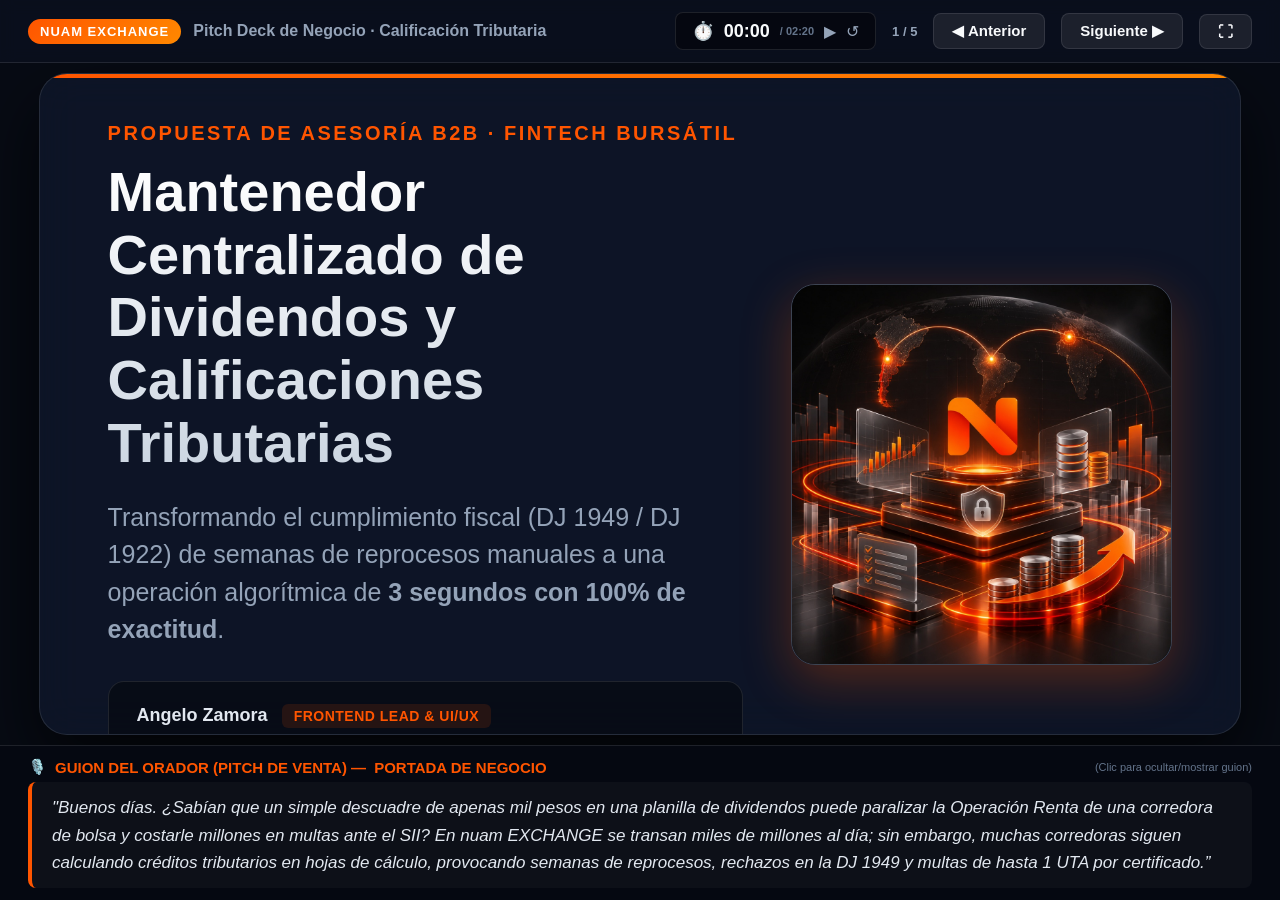
<file: docs/presentacion_pitch_nuam.html>
<!DOCTYPE html>
<html lang="es">
<head>
  <meta charset="UTF-8">
  <meta name="viewport" content="width=device-width, initial-scale=1.0">
  <title>Pitch Deck — nuam EXCHANGE GROUP</title>
  <style>
    :root {
      --bg-dark: #070b14;
      --card-bg: rgba(15, 23, 42, 0.85);
      --card-border: rgba(255, 255, 255, 0.1);
      --accent-orange: #ff5500;
      --accent-gradient: linear-gradient(135deg, #ff5500, #ff8800);
      --accent-blue: #38bdf8;
      --text-main: #f8fafc;
      --text-muted: #94a3b8;
      --success: #10b981;
      --danger: #ef4444;
      --warning: #f59e0b;
    }

    * {
      box-sizing: border-box;
      margin: 0;
      padding: 0;
      font-family: -apple-system, BlinkMacSystemFont, "Segoe UI", Roboto, "Helvetica Neue", sans-serif;
    }

    body {
      background-color: var(--bg-dark);
      color: var(--text-main);
      overflow: hidden;
      height: 100vh;
      width: 100vw;
      display: flex;
      flex-direction: column;
    }

    /* Top Control Bar */
    .top-bar {
      display: flex;
      justify-content: space-between;
      align-items: center;
      padding: 12px 28px;
      background: rgba(10, 15, 29, 0.9);
      border-bottom: 1px solid var(--card-border);
      z-index: 100;
      backdrop-filter: blur(8px);
    }

    .brand-group {
      display: flex;
      align-items: center;
      gap: 12px;
    }

    .brand-badge {
      background: var(--accent-gradient);
      color: #fff;
      font-size: 13px;
      font-weight: 800;
      padding: 5px 12px;
      border-radius: 999px;
      letter-spacing: 1px;
      text-transform: uppercase;
    }

    .deck-title {
      font-size: 16px;
      font-weight: 600;
      color: var(--text-muted);
    }

    .controls-group {
      display: flex;
      align-items: center;
      gap: 16px;
    }

    .timer-display {
      font-family: monospace;
      font-size: 18px;
      font-weight: 700;
      background: rgba(0, 0, 0, 0.4);
      padding: 7px 16px;
      border-radius: 8px;
      border: 1px solid var(--card-border);
      display: flex;
      align-items: center;
      gap: 10px;
    }

    .timer-btn {
      background: none;
      border: none;
      color: var(--text-muted);
      cursor: pointer;
      font-size: 16px;
      transition: color 0.2s;
    }

    .timer-btn:hover {
      color: var(--text-main);
    }

    .nav-btn {
      background: rgba(255, 255, 255, 0.08);
      border: 1px solid var(--card-border);
      color: var(--text-main);
      padding: 8px 18px;
      border-radius: 8px;
      cursor: pointer;
      font-size: 15px;
      font-weight: 700;
      display: flex;
      align-items: center;
      gap: 8px;
      transition: all 0.2s;
    }

    .nav-btn:hover {
      background: rgba(255, 255, 255, 0.16);
      border-color: var(--accent-orange);
    }

    /* Slides Container */
    .slides-viewport {
      flex: 1;
      position: relative;
      display: flex;
      justify-content: center;
      align-items: center;
      padding: 10px 20px;
      overflow: hidden;
    }

    .slide {
      position: absolute;
      top: 0;
      left: 0;
      width: 100%;
      height: 100%;
      display: flex;
      flex-direction: column;
      justify-content: center;
      align-items: center;
      padding: 10px 20px;
      opacity: 0;
      visibility: hidden;
      transform: translateX(60px) scale(0.97);
      transition: opacity 0.4s ease, transform 0.4s ease, visibility 0.4s;
    }

    .slide.active {
      opacity: 1;
      visibility: visible;
      transform: translateX(0) scale(1);
    }

    .slide.prev {
      opacity: 0;
      visibility: hidden;
      transform: translateX(-60px) scale(0.97);
    }

    /* Common Card Styling - Expansive Widescreen 16:9 Presentation */
    .pitch-card {
      background: var(--card-bg);
      border: 1px solid var(--card-border);
      border-radius: 28px;
      padding: 48px 68px;
      max-width: 1750px;
      width: 97%;
      max-height: calc(100vh - 125px);
      overflow-y: auto;
      box-shadow: 0 30px 70px rgba(0, 0, 0, 0.7);
      backdrop-filter: blur(20px);
      position: relative;
    }

    .pitch-card::before {
      content: "";
      position: absolute;
      top: 0;
      left: 0;
      right: 0;
      height: 4px;
      background: var(--accent-gradient);
    }

    /* Common Slide Typography */
    .slide-heading {
      font-size: 50px;
      font-weight: 900;
      line-height: 1.15;
      margin-bottom: 14px;
      background: linear-gradient(180deg, #ffffff 0%, #e2e8f0 100%);
      -webkit-background-clip: text;
      -webkit-text-fill-color: transparent;
    }

    .slide-lead {
      color: var(--text-muted);
      font-size: 24px;
      line-height: 1.45;
      margin-bottom: 24px;
    }

    /* Slide 1: Portada */
    .slide-portada {
      display: grid;
      grid-template-columns: 1.25fr 0.75fr;
      gap: 48px;
      align-items: center;
    }

    .hero-tagline {
      font-size: 20px;
      font-weight: 800;
      text-transform: uppercase;
      letter-spacing: 2.5px;
      color: var(--accent-orange);
      margin-bottom: 16px;
      display: inline-block;
    }

    .hero-title {
      font-size: 56px;
      font-weight: 900;
      line-height: 1.12;
      margin-bottom: 24px;
      background: linear-gradient(180deg, #ffffff 0%, #cbd5e1 100%);
      -webkit-background-clip: text;
      -webkit-text-fill-color: transparent;
    }

    .hero-subtitle {
      font-size: 25px;
      color: var(--text-muted);
      line-height: 1.5;
      margin-bottom: 32px;
    }

    .team-badge-box {
      display: flex;
      flex-direction: column;
      gap: 14px;
      background: rgba(0, 0, 0, 0.4);
      padding: 22px 28px;
      border-radius: 16px;
      border: 1px solid rgba(255, 255, 255, 0.1);
    }

    .team-member {
      font-size: 18px;
      color: #e2e8f0;
      display: flex;
      align-items: center;
      gap: 14px;
    }

    .member-role {
      color: var(--accent-orange);
      font-weight: 700;
      font-size: 14px;
      text-transform: uppercase;
      background: rgba(255, 85, 0, 0.12);
      padding: 4px 12px;
      border-radius: 6px;
      letter-spacing: 0.5px;
    }

    .hero-image-wrap {
      display: flex;
      justify-content: center;
      align-items: center;
      position: relative;
    }

    .hero-3d-img {
      max-width: 100%;
      max-height: 520px;
      border-radius: 24px;
      box-shadow: 0 15px 50px rgba(255, 85, 0, 0.3);
      border: 1px solid rgba(255, 255, 255, 0.2);
      object-fit: cover;
    }

    /* Slide 2: Problema */
    .split-grid {
      display: grid;
      grid-template-columns: 1fr 1fr;
      gap: 36px;
      margin-top: 26px;
    }

    .box-bad {
      background: rgba(239, 68, 68, 0.08);
      border: 1px solid rgba(239, 68, 68, 0.28);
      border-radius: 18px;
      padding: 34px 38px;
    }

    .box-bad-title {
      color: #f87171;
      font-size: 26px;
      font-weight: 800;
      margin-bottom: 20px;
      display: flex;
      align-items: center;
      gap: 12px;
    }

    .box-good {
      background: rgba(16, 185, 129, 0.08);
      border: 1px solid rgba(16, 185, 129, 0.28);
      border-radius: 18px;
      padding: 34px 38px;
    }

    .box-good-title {
      color: #34d399;
      font-size: 26px;
      font-weight: 800;
      margin-bottom: 20px;
      display: flex;
      align-items: center;
      gap: 12px;
    }

    .bullet-list {
      list-style: none;
      display: flex;
      flex-direction: column;
      gap: 18px;
      font-size: 20px;
      color: #cbd5e1;
      line-height: 1.5;
    }

    .bullet-list li {
      display: flex;
      align-items: flex-start;
      gap: 12px;
    }

    /* Slide 3: Solucion */
    .pillars-grid {
      display: grid;
      grid-template-columns: repeat(3, 1fr);
      gap: 28px;
      margin-top: 30px;
    }

    .pillar-card {
      background: rgba(255, 255, 255, 0.04);
      border: 1px solid rgba(255, 255, 255, 0.09);
      border-radius: 18px;
      padding: 32px 28px;
      display: flex;
      flex-direction: column;
      gap: 16px;
      transition: transform 0.2s, border-color 0.2s;
    }

    .pillar-card:hover {
      transform: translateY(-4px);
      border-color: var(--accent-orange);
    }

    .pillar-icon {
      font-size: 46px;
    }

    .pillar-title {
      font-size: 25px;
      font-weight: 800;
      color: #fff;
    }

    .pillar-desc {
      font-size: 18px;
      color: var(--text-muted);
      line-height: 1.5;
    }

    /* Slide 4: Métricas */
    .metrics-grid {
      display: grid;
      grid-template-columns: repeat(4, 1fr);
      gap: 28px;
      margin-top: 36px;
      margin-bottom: 34px;
    }

    .metric-box {
      background: rgba(0, 0, 0, 0.4);
      border: 1px solid var(--card-border);
      border-radius: 18px;
      padding: 36px 24px;
      text-align: center;
    }

    .metric-value {
      font-size: 80px;
      font-weight: 900;
      line-height: 1;
      margin-bottom: 12px;
      background: var(--accent-gradient);
      -webkit-background-clip: text;
      -webkit-text-fill-color: transparent;
      font-family: monospace;
    }

    .metric-label {
      font-size: 17px;
      text-transform: uppercase;
      font-weight: 800;
      letter-spacing: 1px;
      color: var(--text-muted);
    }

    .security-badges {
      display: flex;
      justify-content: center;
      gap: 18px;
      flex-wrap: wrap;
    }

    .sec-badge {
      background: rgba(56, 189, 248, 0.12);
      border: 1px solid rgba(56, 189, 248, 0.35);
      color: #7dd3fc;
      font-size: 18px;
      font-weight: 700;
      padding: 12px 24px;
      border-radius: 999px;
    }

    /* Slide 5: Demo Pase */
    .demo-steps-grid {
      display: grid;
      grid-template-columns: repeat(4, 1fr);
      gap: 24px;
      margin-top: 36px;
      margin-bottom: 38px;
    }

    .demo-step-card {
      background: rgba(255, 255, 255, 0.04);
      border: 1px solid rgba(255, 255, 255, 0.09);
      border-radius: 16px;
      padding: 28px 22px;
      text-align: center;
    }

    .step-num {
      width: 44px;
      height: 44px;
      border-radius: 50%;
      background: var(--accent-gradient);
      color: #fff;
      display: flex;
      align-items: center;
      justify-content: center;
      font-weight: 800;
      font-size: 20px;
      margin: 0 auto 14px auto;
    }

    .step-name {
      font-size: 22px;
      font-weight: 800;
      margin-bottom: 10px;
      color: #fff;
    }

    .step-desc {
      font-size: 16px;
      color: var(--text-muted);
      line-height: 1.45;
    }

    .cta-btn {
      display: inline-flex;
      align-items: center;
      gap: 14px;
      background: var(--accent-gradient);
      color: #fff;
      text-decoration: none;
      font-size: 24px;
      font-weight: 900;
      padding: 20px 48px;
      border-radius: 16px;
      box-shadow: 0 12px 35px rgba(255, 85, 0, 0.5);
      transition: all 0.2s;
    }

    .cta-btn:hover {
      transform: scale(1.03);
      box-shadow: 0 16px 45px rgba(255, 85, 0, 0.7);
    }

    /* Bottom Speaker Notes Drawer */
    .speaker-drawer {
      background: #050811;
      border-top: 1px solid var(--card-border);
      padding: 12px 28px;
      display: flex;
      flex-direction: column;
      gap: 6px;
      z-index: 90;
      max-height: 185px;
      transition: max-height 0.3s ease;
    }

    .speaker-drawer.collapsed {
      max-height: 38px;
      overflow: hidden;
    }

    .drawer-header {
      display: flex;
      justify-content: space-between;
      align-items: center;
      cursor: pointer;
    }

    .drawer-title {
      font-size: 15px;
      font-weight: 800;
      color: var(--accent-orange);
      text-transform: uppercase;
      display: flex;
      align-items: center;
      gap: 8px;
    }

    .speaker-text {
      font-size: 17px;
      color: #e2e8f0;
      line-height: 1.6;
      font-style: italic;
      background: rgba(255, 255, 255, 0.03);
      padding: 12px 20px;
      border-radius: 8px;
      border-left: 4px solid var(--accent-orange);
    }

    /* Print View */
    @media print {
      body {
        overflow: visible;
        height: auto;
        background: #000;
      }
      .top-bar, .speaker-drawer {
        display: none !important;
      }
      .slides-viewport {
        display: block;
        padding: 0;
      }
      .slide {
        position: relative !important;
        opacity: 1 !important;
        visibility: visible !important;
        transform: none !important;
        page-break-after: always;
        height: 100vh;
        width: 100vw;
        padding: 20px;
      }
    }
  </style>
</head>
<body>

  <!-- Top Navigation & Timer Bar -->
  <header class="top-bar">
    <div class="brand-group">
      <span class="brand-badge">nuam EXCHANGE</span>
      <span class="deck-title">Pitch Deck de Negocio · Calificación Tributaria</span>
    </div>

    <div class="controls-group">
      <!-- Live Pitch Timer (Goal: 2:20) -->
      <div class="timer-display" title="Cronómetro oficial del Pitch (Meta: 2m 20s)">
        <span>⏱️</span>
        <span id="timerText">00:00</span>
        <span style="font-size: 11px; color: #64748b;">/ 02:20</span>
        <button class="timer-btn" id="startTimerBtn" title="Iniciar/Pausar">▶</button>
        <button class="timer-btn" id="resetTimerBtn" title="Reiniciar">↺</button>
      </div>

      <!-- Slide Navigation -->
      <span id="slideIndicator" style="font-size: 13px; font-weight: 700; color: #94a3b8;">1 / 5</span>
      <button class="nav-btn" id="prevBtn" title="Anterior (Flecha Izquierda)">◀ Anterior</button>
      <button class="nav-btn" id="nextBtn" title="Siguiente (Flecha Derecha / Espacio)">Siguiente ▶</button>
      <button class="nav-btn" id="fsBtn" title="Pantalla Completa (F11)">⛶</button>
    </div>
  </header>

  <!-- Slide Viewport -->
  <main class="slides-viewport">

    <!-- LÁMINA 1: PORTADA IMPACTO -->
    <section class="slide active" id="slide-1" data-title="Portada de Negocio">
      <div class="pitch-card slide-portada">
        <div>
          <span class="hero-tagline">Propuesta de Asesoría B2B · Fintech Bursátil</span>
          <h1 class="hero-title">Mantenedor Centralizado de Dividendos y Calificaciones Tributarias</h1>
          <p class="hero-subtitle">
            Transformando el cumplimiento fiscal (DJ 1949 / DJ 1922) de semanas de reprocesos manuales a una operación algorítmica de <strong>3 segundos con 100% de exactitud</strong>.
          </p>

          <div class="team-badge-box">
            <div class="team-member">
              <strong>Angelo Zamora</strong>
              <span class="member-role">Frontend Lead &amp; UI/UX</span>
            </div>
            <div class="team-member">
              <strong>Martín Tapia</strong>
              <span class="member-role">Backend &amp; DB Lead</span>
            </div>
            <div class="team-member">
              <strong>Vicente Sagredo</strong>
              <span class="member-role">QA Lead &amp; Ciberseguridad</span>
            </div>
          </div>
        </div>

        <div class="hero-image-wrap">
          <img src="presentation_assets/nuam_3d_logo.jpeg" alt="nuam EXCHANGE 3D" class="hero-3d-img">
        </div>
      </div>
    </section>

    <!-- LÁMINA 2: EL PROBLEMA -->
    <section class="slide" id="slide-2" data-title="El Dolor del Negocio">
      <div class="pitch-card">
        <span class="hero-tagline">El Dolor de la Industria</span>
        <h2 class="slide-heading">¿Por qué las corredoras pierden millones en cada Operación Renta?</h2>
        <p class="slide-lead">
          Un descuadre imperceptible de apenas <strong>$1.000 pesos</strong> en una nómina de $1.000 millones altera los factores en <code>0.000001</code>, rechazando la DJ 1949 ante el SII.
        </p>

        <div class="split-grid">
          <div class="box-bad">
            <h3 class="box-bad-title">❌ El Modelo Tradicional en Hojas de Cálculo</h3>
            <ul class="bullet-list">
              <li>⚠️ <strong>Aritmética Binaria Defectuosa:</strong> Errores acumulativos de coma flotante (IEEE-754) que descuadran centavos.</li>
              <li>⚠️ <strong>Procesos Manuales y Lentos:</strong> De 3 a 5 semanas de reprocesos contables en marzo y abril.</li>
              <li>⚠️ <strong>Riesgo Crítico de Multas:</strong> Sanciones del Código Tributario (hasta 1 UTA por certificado rectificado).</li>
              <li>⚠️ <strong>Cero Trazabilidad:</strong> Sin firma digital ni no repudio ante fiscalizaciones de la CMF.</li>
            </ul>
          </div>

          <div class="box-good">
            <h3 class="box-good-title">🛡️ Lo que Exige el Mercado Bursátil Regional</h3>
            <ul class="bullet-list">
              <li>✅ <strong>Validación Preventiva Instantánea:</strong> Detección de descuadres antes de reportar al SII.</li>
              <li>✅ <strong>Aritmética Decimal Bancaria:</strong> Suma de factores garantizada en <code>1.000000</code> exacto.</li>
              <li>✅ <strong>Segregación de Funciones (SoD):</strong> Operadores cargan, auditores aprueban bajo ISO 27001.</li>
              <li>✅ <strong>Trazabilidad Inmutable:</strong> Registro forense con firmas SHA-256 no repudiables.</li>
            </ul>
          </div>
        </div>
      </div>
    </section>

    <!-- LÁMINA 3: LA SOLUCIÓN -->
    <section class="slide" id="slide-3" data-title="Nuestra Solución Tecnológica">
      <div class="pitch-card">
        <span class="hero-tagline">Nuestra Propuesta de Valor</span>
        <h2 class="slide-heading">El Ecosistema Cloud de nuam EXCHANGE</h2>
        <p class="slide-lead">
          Automatización integral con motor tributario de precisión absoluta y dos compuertas de control BPMN 2.0.
        </p>

        <div class="pillars-grid">
          <div class="pillar-card">
            <div class="pillar-icon">🎯</div>
            <h3 class="pillar-title">Motor Decimal Estricto</h3>
            <p class="pillar-desc">
              Algoritmo tributario en Django con precisión <code>Decimal</code> a 6 decimales. Si una nómina descuadra en $1 peso, es bloqueada en 350 ms.
            </p>
          </div>

          <div class="pillar-card">
            <div class="pillar-icon">🚦</div>
            <h3 class="pillar-title">Doble Compuerta BPMN 2.0</h3>
            <p class="pillar-desc">
              <strong>Compuerta 1:</strong> Sintaxis CSV y sanitización OWASP A03.<br>
              <strong>Compuerta 2:</strong> Consistencia fiscal con bandeja visual de discrepancias.
            </p>
          </div>

          <div class="pillar-card">
            <div class="pillar-icon">🔐</div>
            <h3 class="pillar-title">Persistencia Híbrida & SHA-256</h3>
            <p class="pillar-desc">
              <strong>PostgreSQL 3FN (Supabase)</strong> con Row Level Security y bitácora forense en <strong>MongoDB Atlas</strong> con sellos criptográficos.
            </p>
          </div>
        </div>

        <div style="margin-top: 32px; padding: 22px 30px; background: rgba(255, 85, 0, 0.08); border-radius: 14px; border: 1px solid rgba(255, 85, 0, 0.28); display: flex; align-items: center; justify-content: space-between;">
          <span style="font-size: 19px; color: #fed7aa; line-height: 1.4;">
            💡 <strong>Interoperabilidad Comprobada:</strong> Probado con corredoras reales (LarrainVial S.A.) y emisores bursátiles (Falabella, Colbún, CMPC, Banco de Chile).
          </span>
          <span style="font-size: 16px; font-weight: 800; color: var(--accent-orange); letter-spacing: 0.8px;">DJ 1949 / 1922 COMPLIANT</span>
        </div>
      </div>
    </section>

    <!-- LÁMINA 4: MÉTRICAS Y RETORNO -->
    <section class="slide" id="slide-4" data-title="Métricas de Impacto">
      <div class="pitch-card" style="text-align: center;">
        <span class="hero-tagline">Tracción y Retorno de Inversión</span>
        <h2 class="slide-heading">Resultados Medibles y Certificados</h2>
        <p class="slide-lead" style="max-width: 1050px; margin: 0 auto;">
          No es una promesa teórica ni una maqueta. La plataforma está 100% construida, probada bajo ISO/IEC/IEEE 29119 y operando en la nube.
        </p>

        <div class="metrics-grid">
          <div class="metric-box">
            <div class="metric-value">100%</div>
            <div class="metric-label">Exactitud Matemática Fiscal</div>
          </div>
          <div class="metric-box">
            <div class="metric-value">0</div>
            <div class="metric-label">Multas del SII por Descuadre</div>
          </div>
          <div class="metric-box">
            <div class="metric-value">80%</div>
            <div class="metric-label">Reducción Tiempos de Cierre</div>
          </div>
          <div class="metric-box">
            <div class="metric-value">&lt;500ms</div>
            <div class="metric-label">Latencia en Producción Cloud</div>
          </div>
        </div>

        <div class="security-badges">
          <span class="sec-badge">🛡️ Matriz RBAC con Segregación SoD</span>
          <span class="sec-badge">🔑 Doble Factor MFA (6 Dígitos)</span>
          <span class="sec-badge">⚡ Keep-Warm 24/7 sin Cold Start</span>
          <span class="sec-badge">🧪 13/13 Tests Automatizados OK</span>
        </div>
      </div>
    </section>

    <!-- LÁMINA 5: PASE A DEMO -->
    <section class="slide" id="slide-5" data-title="Demostración en Vivo">
      <div class="pitch-card" style="text-align: center;">
        <span class="hero-tagline">Transición a Demostración Operativa</span>
        <h2 class="slide-heading">“En finanzas, los hechos valen más que las palabras”</h2>
        <p class="slide-lead" style="max-width: 1100px; margin: 0 auto 32px auto;">
          Los invitamos a presenciar el sistema funcionando en vivo en este preciso instante sobre nuestra infraestructura productiva:
        </p>

        <div class="demo-steps-grid">
          <div class="demo-step-card">
            <div class="step-num">1</div>
            <div class="step-name">Login con MFA</div>
            <div class="step-desc">Autenticación bancaria con doble factor de 6 dígitos.</div>
          </div>
          <div class="demo-step-card">
            <div class="step-num">2</div>
            <div class="step-name">Intercepción de Error</div>
            <div class="step-desc">Freno de nómina de Falabella ($1.000 descuadre) en 350 ms.</div>
          </div>
          <div class="demo-step-card">
            <div class="step-num">3</div>
            <div class="step-name">Carga Exitosa</div>
            <div class="step-desc">Procesamiento masivo Colbún/CMPC con cuadre exacto 1.000000.</div>
          </div>
          <div class="demo-step-card">
            <div class="step-num">4</div>
            <div class="step-name">Auditoría SHA-256</div>
            <div class="step-desc">Inspección forense de sellos inmutables en MongoDB Atlas.</div>
          </div>
        </div>

        <div>
          <a href="https://proyecto-integrado-caso-nuam.vercel.app" target="_blank" class="cta-btn">
            🚀 Iniciar Demostración en Vivo en Vercel
          </a>
        </div>
      </div>
    </section>

  </main>

  <!-- Bottom Drawer: Speaker Notes for this Slide -->
  <footer class="speaker-drawer" id="speakerDrawer">
    <div class="drawer-header" id="drawerToggle">
      <span class="drawer-title">
        <span>🎙️</span> Guion del Orador (Pitch de Venta) — <span id="currentSlideName">Portada</span>
      </span>
      <span style="font-size: 11px; color: #64748b;">(Clic para ocultar/mostrar guion)</span>
    </div>
    <div class="speaker-text" id="speakerNoteText">
      Cargando notas del orador...
    </div>
  </footer>

  <script>
    const slides = document.querySelectorAll('.slide');
    const prevBtn = document.getElementById('prevBtn');
    const nextBtn = document.getElementById('nextBtn');
    const fsBtn = document.getElementById('fsBtn');
    const slideIndicator = document.getElementById('slideIndicator');
    const currentSlideName = document.getElementById('currentSlideName');
    const speakerNoteText = document.getElementById('speakerNoteText');
    const drawerToggle = document.getElementById('drawerToggle');
    const speakerDrawer = document.getElementById('speakerDrawer');

    // Timer elements
    const timerText = document.getElementById('timerText');
    const startTimerBtn = document.getElementById('startTimerBtn');
    const resetTimerBtn = document.getElementById('resetTimerBtn');

    let currentSlide = 0;
    let timerSeconds = 0;
    let timerInterval = null;

    // Pitch Script aligned to each slide
    const speakerNotes = [
      // Slide 1 (0:00 - 0:30) — Pregunta ancla + Impacto del problema
      `"Buenos días. ¿Sabían que un simple descuadre de apenas mil pesos en una planilla de dividendos puede paralizar la Operación Renta de una corredora de bolsa y costarle millones en multas ante el SII? En nuam EXCHANGE se transan miles de millones al día; sin embargo, muchas corredoras siguen calculando créditos tributarios en hojas de cálculo, provocando semanas de reprocesos, rechazos en la DJ 1949 y multas de hasta 1 UTA por certificado.” `,

      // Slide 2 (0:30 - 0:55) — Presentación del equipo + Presentación de la solución
      `"Para resolver este problema, nuestro equipo —Angelo Zamora en Frontend, Vicente Sagredo en QA y Ciberseguridad, y quien les habla, Martín Tapia en Backend y Datos— desarrollamos el Mantenedor Centralizado de Dividendos y Calificaciones Tributarias de nuam. Transformamos semanas de trabajo manual en una operación de solo 3 segundos para las declaraciones DJ 1949 y DJ 1922, eliminando los micro-descuadres de raíz." `,

      // Slide 3 (0:50 - 1:25)
      `"¿Cómo lo logramos? Implementamos un motor de precisión decimal absoluta a 6 decimales. Si una nómina no cuadra exactamente en 1.000000, la rechaza en 350 milisegundos. Además, cuenta con dos compuertas BPMN y persistencia híbrida en PostgreSQL 3FN y MongoDB Atlas con firmas criptográficas SHA-256."`,

      // Slide 4 (1:25 - 1:55)
      `"Blindamos la operación bajo la norma internacional ISO 27001 con segregación de funciones: el operador carga, pero solo el auditor aprueba el cierre fiscal. Y lo más importante: no es una promesa ni un diseño en papel; la plataforma está 100% construida, probada bajo ISO 29119 con 13 tests aprobados y operando en la nube con latencias menores a 500 milisegundos."`,

      // Slide 5 (1:55 - 2:20)
      `"El resultado es contundente: 100% de exactitud fiscal, cero multas del SII y más de un 80% de ahorro en tiempo. Esto significa que las corredoras ya no pasan semanas corrigiendo planillas a mano en plena Operación Renta. Pero como en finanzas los hechos valen más que las palabras: veámosla funcionando en vivo en este preciso momento."`

    ];

    function updateSlide(index) {
      if (index < 0) index = 0;
      if (index >= slides.length) index = slides.length - 1;
      currentSlide = index;

      slides.forEach((s, idx) => {
        s.classList.remove('active', 'prev');
        if (idx === currentSlide) {
          s.classList.add('active');
        } else if (idx < currentSlide) {
          s.classList.add('prev');
        }
      });

      slideIndicator.textContent = `${currentSlide + 1} / ${slides.length}`;
      currentSlideName.textContent = slides[currentSlide].getAttribute('data-title') || `Lámina ${currentSlide + 1}`;
      speakerNoteText.textContent = speakerNotes[currentSlide] || "Sin notas.";
    }

    // Navigation events
    nextBtn.addEventListener('click', () => updateSlide(currentSlide + 1));
    prevBtn.addEventListener('click', () => updateSlide(currentSlide - 1));

    document.addEventListener('keydown', (e) => {
      if (e.key === 'ArrowRight' || e.key === ' ' || e.key === 'PageDown') {
        e.preventDefault();
        updateSlide(currentSlide + 1);
      } else if (e.key === 'ArrowLeft' || e.key === 'PageUp') {
        e.preventDefault();
        updateSlide(currentSlide - 1);
      } else if (e.key === 'f' || e.key === 'F') {
        toggleFullScreen();
      }
    });

    // Toggle Drawer
    drawerToggle.addEventListener('click', () => {
      speakerDrawer.classList.toggle('collapsed');
    });

    // Fullscreen Toggle
    function toggleFullScreen() {
      if (!document.fullscreenElement) {
        document.documentElement.requestFullscreen().catch(() => {});
      } else {
        document.exitFullscreen();
      }
    }
    fsBtn.addEventListener('click', toggleFullScreen);

    // Timer Implementation
    function formatTime(sec) {
      const m = Math.floor(sec / 60).toString().padStart(2, '0');
      const s = (sec % 60).toString().padStart(2, '0');
      return `${m}:${s}`;
    }

    startTimerBtn.addEventListener('click', () => {
      if (timerInterval) {
        clearInterval(timerInterval);
        timerInterval = null;
        startTimerBtn.textContent = '▶';
      } else {
        timerInterval = setInterval(() => {
          timerSeconds++;
          timerText.textContent = formatTime(timerSeconds);
          if (timerSeconds > 140) { // 2:20 reached
            timerText.style.color = '#ef4444';
          }
        }, 1000);
        startTimerBtn.textContent = '⏸';
      }
    });

    resetTimerBtn.addEventListener('click', () => {
      if (timerInterval) {
        clearInterval(timerInterval);
        timerInterval = null;
        startTimerBtn.textContent = '▶';
      }
      timerSeconds = 0;
      timerText.textContent = '00:00';
      timerText.style.color = '';
    });

    // Initialize
    updateSlide(0);
  </script>
</body>
</html>
</file>
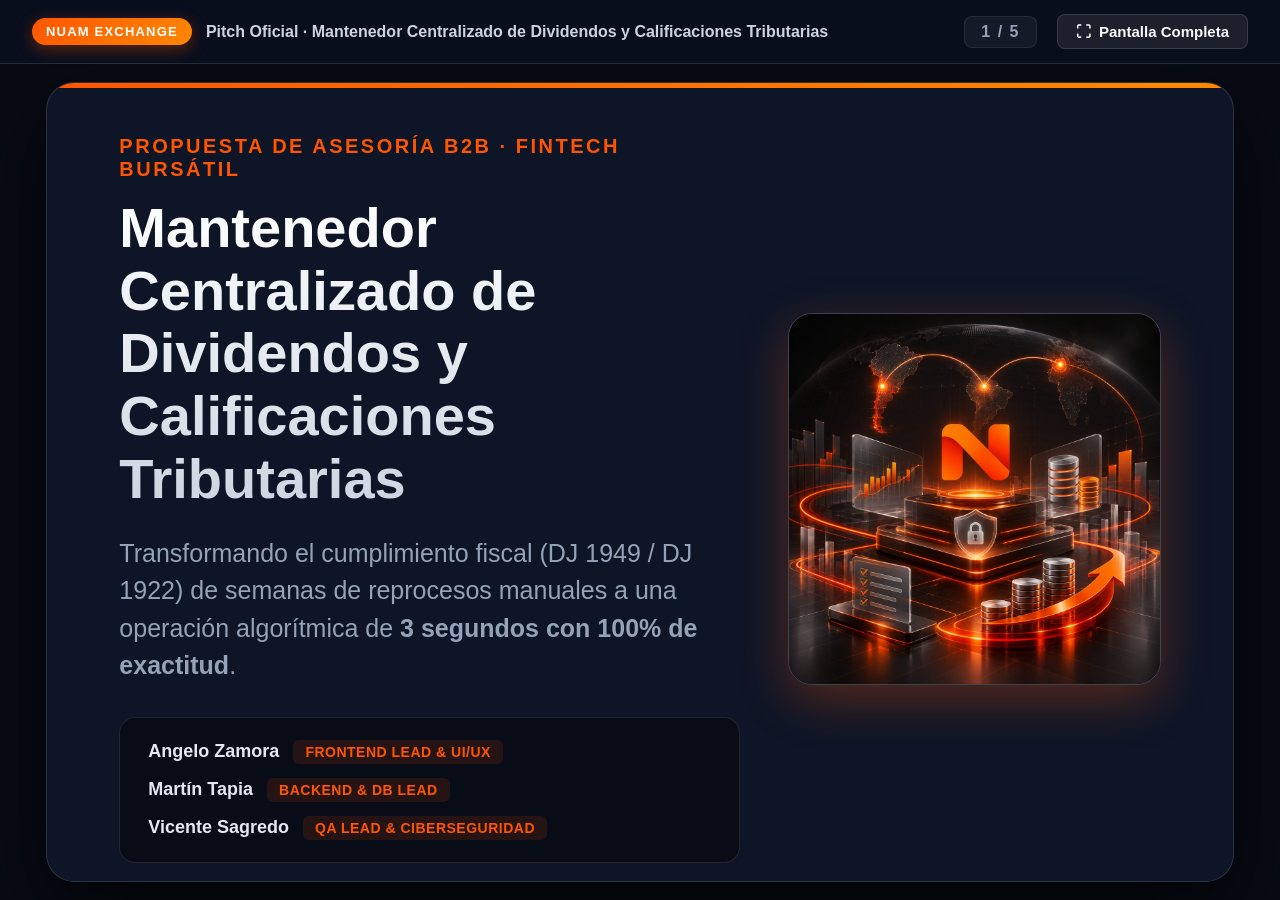
<file: docs/presentacion_pitch_nuam_oficial.html>
<!DOCTYPE html>
<html lang="es">
<head>
  <meta charset="UTF-8">
  <meta name="viewport" content="width=device-width, initial-scale=1.0">
  <title>Pitch Deck Oficial — nuam EXCHANGE GROUP</title>
  <style>
    :root {
      --bg-dark: #070b14;
      --card-bg: rgba(15, 23, 42, 0.88);
      --card-border: rgba(255, 255, 255, 0.12);
      --accent-orange: #ff5500;
      --accent-gradient: linear-gradient(135deg, #ff5500, #ff8800);
      --accent-blue: #38bdf8;
      --text-main: #f8fafc;
      --text-muted: #94a3b8;
      --success: #10b981;
      --danger: #ef4444;
      --warning: #f59e0b;
    }

    * {
      box-sizing: border-box;
      margin: 0;
      padding: 0;
      font-family: -apple-system, BlinkMacSystemFont, "Segoe UI", Roboto, "Helvetica Neue", sans-serif;
    }

    body {
      background-color: var(--bg-dark);
      color: var(--text-main);
      overflow: hidden;
      height: 100vh;
      width: 100vw;
      display: flex;
      flex-direction: column;
    }

    /* Top Clean Bar */
    .top-bar {
      display: flex;
      justify-content: space-between;
      align-items: center;
      padding: 14px 32px;
      background: rgba(10, 15, 29, 0.95);
      border-bottom: 1px solid var(--card-border);
      z-index: 100;
      backdrop-filter: blur(10px);
    }

    .brand-group {
      display: flex;
      align-items: center;
      gap: 14px;
    }

    .brand-badge {
      background: var(--accent-gradient);
      color: #fff;
      font-size: 13px;
      font-weight: 800;
      padding: 6px 14px;
      border-radius: 999px;
      letter-spacing: 1.2px;
      text-transform: uppercase;
      box-shadow: 0 4px 15px rgba(255, 85, 0, 0.35);
    }

    .deck-title {
      font-size: 16px;
      font-weight: 600;
      color: #cbd5e1;
    }

    .controls-group {
      display: flex;
      align-items: center;
      gap: 20px;
    }

    .slide-indicator {
      font-size: 16px;
      font-weight: 800;
      color: var(--text-muted);
      letter-spacing: 1.5px;
      background: rgba(255, 255, 255, 0.05);
      padding: 6px 16px;
      border-radius: 8px;
      border: 1px solid rgba(255, 255, 255, 0.08);
    }

    .nav-btn {
      background: rgba(255, 255, 255, 0.08);
      border: 1px solid var(--card-border);
      color: var(--text-main);
      padding: 8px 18px;
      border-radius: 8px;
      cursor: pointer;
      font-size: 15px;
      font-weight: 700;
      display: flex;
      align-items: center;
      gap: 8px;
      transition: all 0.2s;
    }

    .nav-btn:hover {
      background: rgba(255, 255, 255, 0.18);
      border-color: var(--accent-orange);
      box-shadow: 0 0 15px rgba(255, 85, 0, 0.3);
    }

    /* Slides Viewport - Pure Presentation */
    .slides-viewport {
      flex: 1;
      position: relative;
      display: flex;
      justify-content: center;
      align-items: center;
      padding: 16px 28px;
      overflow: hidden;
    }

    .slide {
      position: absolute;
      top: 0;
      left: 0;
      width: 100%;
      height: 100%;
      display: flex;
      flex-direction: column;
      justify-content: center;
      align-items: center;
      padding: 16px 28px;
      opacity: 0;
      visibility: hidden;
      transform: translateX(70px) scale(0.97);
      transition: opacity 0.4s ease, transform 0.4s ease, visibility 0.4s;
    }

    .slide.active {
      opacity: 1;
      visibility: visible;
      transform: translateX(0) scale(1);
    }

    .slide.prev {
      opacity: 0;
      visibility: hidden;
      transform: translateX(-70px) scale(0.97);
    }

    /* Common Card Styling - Widescreen 16:9 Presentation */
    .pitch-card {
      background: var(--card-bg);
      border: 1px solid var(--card-border);
      border-radius: 28px;
      padding: 52px 72px;
      max-width: 1750px;
      width: 97%;
      max-height: calc(100vh - 100px);
      overflow-y: auto;
      box-shadow: 0 30px 80px rgba(0, 0, 0, 0.75);
      backdrop-filter: blur(20px);
      position: relative;
    }

    .pitch-card::before {
      content: "";
      position: absolute;
      top: 0;
      left: 0;
      right: 0;
      height: 5px;
      background: var(--accent-gradient);
    }

    /* Common Slide Typography */
    .slide-heading {
      font-size: 50px;
      font-weight: 900;
      line-height: 1.15;
      margin-bottom: 14px;
      background: linear-gradient(180deg, #ffffff 0%, #e2e8f0 100%);
      -webkit-background-clip: text;
      -webkit-text-fill-color: transparent;
    }

    .slide-lead {
      color: var(--text-muted);
      font-size: 24px;
      line-height: 1.45;
      margin-bottom: 24px;
    }

    /* Slide 1: Portada */
    .slide-portada {
      display: grid;
      grid-template-columns: 1.25fr 0.75fr;
      gap: 48px;
      align-items: center;
    }

    .hero-tagline {
      font-size: 20px;
      font-weight: 800;
      text-transform: uppercase;
      letter-spacing: 2.5px;
      color: var(--accent-orange);
      margin-bottom: 16px;
      display: inline-block;
    }

    .hero-title {
      font-size: 56px;
      font-weight: 900;
      line-height: 1.12;
      margin-bottom: 24px;
      background: linear-gradient(180deg, #ffffff 0%, #cbd5e1 100%);
      -webkit-background-clip: text;
      -webkit-text-fill-color: transparent;
    }

    .hero-subtitle {
      font-size: 25px;
      color: var(--text-muted);
      line-height: 1.5;
      margin-bottom: 32px;
    }

    .team-badge-box {
      display: flex;
      flex-direction: column;
      gap: 14px;
      background: rgba(0, 0, 0, 0.4);
      padding: 22px 28px;
      border-radius: 16px;
      border: 1px solid rgba(255, 255, 255, 0.1);
    }

    .team-member {
      font-size: 18px;
      color: #e2e8f0;
      display: flex;
      align-items: center;
      gap: 14px;
    }

    .member-role {
      color: var(--accent-orange);
      font-weight: 700;
      font-size: 14px;
      text-transform: uppercase;
      background: rgba(255, 85, 0, 0.12);
      padding: 4px 12px;
      border-radius: 6px;
      letter-spacing: 0.5px;
    }

    .hero-image-wrap {
      display: flex;
      justify-content: center;
      align-items: center;
      position: relative;
    }

    .hero-3d-img {
      max-width: 100%;
      max-height: 520px;
      border-radius: 24px;
      box-shadow: 0 15px 50px rgba(255, 85, 0, 0.3);
      border: 1px solid rgba(255, 255, 255, 0.2);
      object-fit: cover;
    }

    /* Slide 2: Problema */
    .split-grid {
      display: grid;
      grid-template-columns: 1fr 1fr;
      gap: 36px;
      margin-top: 26px;
    }

    .box-bad {
      background: rgba(239, 68, 68, 0.08);
      border: 1px solid rgba(239, 68, 68, 0.28);
      border-radius: 18px;
      padding: 34px 38px;
    }

    .box-bad-title {
      color: #f87171;
      font-size: 26px;
      font-weight: 800;
      margin-bottom: 20px;
      display: flex;
      align-items: center;
      gap: 12px;
    }

    .box-good {
      background: rgba(16, 185, 129, 0.08);
      border: 1px solid rgba(16, 185, 129, 0.28);
      border-radius: 18px;
      padding: 34px 38px;
    }

    .box-good-title {
      color: #34d399;
      font-size: 26px;
      font-weight: 800;
      margin-bottom: 20px;
      display: flex;
      align-items: center;
      gap: 12px;
    }

    .bullet-list {
      list-style: none;
      display: flex;
      flex-direction: column;
      gap: 18px;
      font-size: 20px;
      color: #cbd5e1;
      line-height: 1.5;
    }

    .bullet-list li {
      display: flex;
      align-items: flex-start;
      gap: 12px;
    }

    /* Slide 3: Solucion */
    .pillars-grid {
      display: grid;
      grid-template-columns: repeat(3, 1fr);
      gap: 28px;
      margin-top: 30px;
    }

    .pillar-card {
      background: rgba(255, 255, 255, 0.04);
      border: 1px solid rgba(255, 255, 255, 0.09);
      border-radius: 18px;
      padding: 32px 28px;
      display: flex;
      flex-direction: column;
      gap: 16px;
      transition: transform 0.2s, border-color 0.2s;
    }

    .pillar-card:hover {
      transform: translateY(-4px);
      border-color: var(--accent-orange);
    }

    .pillar-icon {
      font-size: 46px;
    }

    .pillar-title {
      font-size: 25px;
      font-weight: 800;
      color: #fff;
    }

    .pillar-desc {
      font-size: 18px;
      color: var(--text-muted);
      line-height: 1.5;
    }

    /* Slide 4: Métricas */
    .metrics-grid {
      display: grid;
      grid-template-columns: repeat(4, 1fr);
      gap: 28px;
      margin-top: 36px;
      margin-bottom: 34px;
    }

    .metric-box {
      background: rgba(0, 0, 0, 0.4);
      border: 1px solid var(--card-border);
      border-radius: 18px;
      padding: 36px 24px;
      text-align: center;
    }

    .metric-value {
      font-size: 80px;
      font-weight: 900;
      line-height: 1;
      margin-bottom: 12px;
      background: var(--accent-gradient);
      -webkit-background-clip: text;
      -webkit-text-fill-color: transparent;
      font-family: monospace;
    }

    .metric-label {
      font-size: 17px;
      text-transform: uppercase;
      font-weight: 800;
      letter-spacing: 1px;
      color: var(--text-muted);
    }

    .security-badges {
      display: flex;
      justify-content: center;
      gap: 18px;
      flex-wrap: wrap;
    }

    .sec-badge {
      background: rgba(56, 189, 248, 0.12);
      border: 1px solid rgba(56, 189, 248, 0.35);
      color: #7dd3fc;
      font-size: 18px;
      font-weight: 700;
      padding: 12px 24px;
      border-radius: 999px;
    }

    /* Slide 5: Demo Pase */
    .demo-steps-grid {
      display: grid;
      grid-template-columns: repeat(4, 1fr);
      gap: 24px;
      margin-top: 36px;
      margin-bottom: 38px;
    }

    .demo-step-card {
      background: rgba(255, 255, 255, 0.04);
      border: 1px solid rgba(255, 255, 255, 0.09);
      border-radius: 16px;
      padding: 28px 22px;
      text-align: center;
    }

    .step-num {
      width: 44px;
      height: 44px;
      border-radius: 50%;
      background: var(--accent-gradient);
      color: #fff;
      display: flex;
      align-items: center;
      justify-content: center;
      font-weight: 800;
      font-size: 20px;
      margin: 0 auto 14px auto;
    }

    .step-name {
      font-size: 22px;
      font-weight: 800;
      margin-bottom: 10px;
      color: #fff;
    }

    .step-desc {
      font-size: 16px;
      color: var(--text-muted);
      line-height: 1.45;
    }

    .cta-btn {
      display: inline-flex;
      align-items: center;
      gap: 14px;
      background: var(--accent-gradient);
      color: #fff;
      text-decoration: none;
      font-size: 24px;
      font-weight: 900;
      padding: 20px 48px;
      border-radius: 16px;
      box-shadow: 0 12px 35px rgba(255, 85, 0, 0.5);
      transition: all 0.2s;
    }

    .cta-btn:hover {
      transform: scale(1.03);
      box-shadow: 0 16px 45px rgba(255, 85, 0, 0.7);
    }

    /* Bottom subtle hint */
    .keyboard-hint {
      position: fixed;
      bottom: 12px;
      right: 24px;
      font-size: 12px;
      color: #64748b;
      letter-spacing: 0.5px;
      z-index: 50;
      pointer-events: none;
    }

    /* Print View */
    @media print {
      body {
        overflow: visible;
        height: auto;
        background: #000;
      }
      .top-bar, .keyboard-hint {
        display: none !important;
      }
      .slides-viewport {
        display: block;
        padding: 0;
      }
      .slide {
        position: relative !important;
        opacity: 1 !important;
        visibility: visible !important;
        transform: none !important;
        page-break-after: always;
        height: 100vh;
        width: 100vw;
        padding: 20px;
      }
    }
  </style>
</head>
<body>

  <!-- Top Navigation Bar (Official & Clean) -->
  <header class="top-bar">
    <div class="brand-group">
      <span class="brand-badge">nuam EXCHANGE</span>
      <span class="deck-title">Pitch Oficial · Mantenedor Centralizado de Dividendos y Calificaciones Tributarias</span>
    </div>

    <div class="controls-group">
      <!-- Indicador Numérico de Láminas -->
      <span class="slide-indicator" id="slideIndicator">1 / 5</span>
      <!-- Botón Modo Pantalla Completa -->
      <button class="nav-btn" id="fsBtn" title="Pantalla Completa (F / F11)">
        <span>⛶</span> Pantalla Completa
      </button>
    </div>
  </header>

  <!-- Slide Viewport -->
  <main class="slides-viewport">

    <!-- LÁMINA 1: PORTADA IMPACTO -->
    <section class="slide active" id="slide-1" data-title="Portada de Negocio">
      <div class="pitch-card slide-portada">
        <div>
          <span class="hero-tagline">Propuesta de Asesoría B2B · Fintech Bursátil</span>
          <h1 class="hero-title">Mantenedor Centralizado de Dividendos y Calificaciones Tributarias</h1>
          <p class="hero-subtitle">
            Transformando el cumplimiento fiscal (DJ 1949 / DJ 1922) de semanas de reprocesos manuales a una operación algorítmica de <strong>3 segundos con 100% de exactitud</strong>.
          </p>

          <div class="team-badge-box">
            <div class="team-member">
              <strong>Angelo Zamora</strong>
              <span class="member-role">Frontend Lead &amp; UI/UX</span>
            </div>
            <div class="team-member">
              <strong>Martín Tapia</strong>
              <span class="member-role">Backend &amp; DB Lead</span>
            </div>
            <div class="team-member">
              <strong>Vicente Sagredo</strong>
              <span class="member-role">QA Lead &amp; Ciberseguridad</span>
            </div>
          </div>
        </div>

        <div class="hero-image-wrap">
          <img src="presentation_assets/nuam_3d_logo.jpeg" alt="nuam EXCHANGE 3D" class="hero-3d-img">
        </div>
      </div>
    </section>

    <!-- LÁMINA 2: EL PROBLEMA -->
    <section class="slide" id="slide-2" data-title="El Dolor del Negocio">
      <div class="pitch-card">
        <span class="hero-tagline">El Dolor de la Industria</span>
        <h2 class="slide-heading">¿Por qué las corredoras pierden millones en cada Operación Renta?</h2>
        <p class="slide-lead">
          Un descuadre imperceptible de apenas <strong>$1.000 pesos</strong> en una nómina de $1.000 millones altera los factores en <code>0.000001</code>, rechazando la DJ 1949 ante el SII.
        </p>

        <div class="split-grid">
          <div class="box-bad">
            <h3 class="box-bad-title">❌ El Modelo Tradicional en Hojas de Cálculo</h3>
            <ul class="bullet-list">
              <li>⚠️ <strong>Aritmética Binaria Defectuosa:</strong> Errores acumulativos de coma flotante (IEEE-754) que descuadran centavos.</li>
              <li>⚠️ <strong>Procesos Manuales y Lentos:</strong> De 3 a 5 semanas de reprocesos contables en marzo y abril.</li>
              <li>⚠️ <strong>Riesgo Crítico de Multas:</strong> Sanciones del Código Tributario (hasta 1 UTA por certificado rectificado).</li>
              <li>⚠️ <strong>Cero Trazabilidad:</strong> Sin firma digital ni no repudio ante fiscalizaciones de la CMF.</li>
            </ul>
          </div>

          <div class="box-good">
            <h3 class="box-good-title">🛡️ Lo que Exige el Mercado Bursátil Regional</h3>
            <ul class="bullet-list">
              <li>✅ <strong>Validación Preventiva Instantánea:</strong> Detección de descuadres antes de reportar al SII.</li>
              <li>✅ <strong>Aritmética Decimal Bancaria:</strong> Suma de factores garantizada en <code>1.000000</code> exacto.</li>
              <li>✅ <strong>Segregación de Funciones (SoD):</strong> Operadores cargan, auditores aprueban bajo ISO 27001.</li>
              <li>✅ <strong>Trazabilidad Inmutable:</strong> Registro forense con firmas SHA-256 no repudiables.</li>
            </ul>
          </div>
        </div>
      </div>
    </section>

    <!-- LÁMINA 3: LA SOLUCIÓN -->
    <section class="slide" id="slide-3" data-title="Nuestra Solución Tecnológica">
      <div class="pitch-card">
        <span class="hero-tagline">Nuestra Propuesta de Valor</span>
        <h2 class="slide-heading">El Ecosistema Cloud de nuam EXCHANGE</h2>
        <p class="slide-lead">
          Automatización integral con motor tributario de precisión absoluta y dos compuertas de control BPMN 2.0.
        </p>

        <div class="pillars-grid">
          <div class="pillar-card">
            <div class="pillar-icon">🎯</div>
            <h3 class="pillar-title">Motor Decimal Estricto</h3>
            <p class="pillar-desc">
              Algoritmo tributario en Django con precisión <code>Decimal</code> a 6 decimales. Si una nómina descuadra en $1 peso, es bloqueada en 350 ms.
            </p>
          </div>

          <div class="pillar-card">
            <div class="pillar-icon">🚦</div>
            <h3 class="pillar-title">Doble Compuerta BPMN 2.0</h3>
            <p class="pillar-desc">
              <strong>Compuerta 1:</strong> Sintaxis CSV y sanitización OWASP A03.<br>
              <strong>Compuerta 2:</strong> Consistencia fiscal con bandeja visual de discrepancias.
            </p>
          </div>

          <div class="pillar-card">
            <div class="pillar-icon">🔐</div>
            <h3 class="pillar-title">Persistencia Híbrida & SHA-256</h3>
            <p class="pillar-desc">
              <strong>PostgreSQL 3FN (Supabase)</strong> con Row Level Security y bitácora forense en <strong>MongoDB Atlas</strong> con sellos criptográficos.
            </p>
          </div>
        </div>

        <div style="margin-top: 32px; padding: 22px 30px; background: rgba(255, 85, 0, 0.08); border-radius: 14px; border: 1px solid rgba(255, 85, 0, 0.28); display: flex; align-items: center; justify-content: space-between;">
          <span style="font-size: 19px; color: #fed7aa; line-height: 1.4;">
            💡 <strong>Interoperabilidad Comprobada:</strong> Probado con corredoras reales (LarrainVial S.A.) y emisores bursátiles (Falabella, Colbún, CMPC, Banco de Chile).
          </span>
          <span style="font-size: 16px; font-weight: 800; color: var(--accent-orange); letter-spacing: 0.8px;">DJ 1949 / 1922 COMPLIANT</span>
        </div>
      </div>
    </section>

    <!-- LÁMINA 4: MÉTRICAS Y RETORNO -->
    <section class="slide" id="slide-4" data-title="Métricas de Impacto">
      <div class="pitch-card" style="text-align: center;">
        <span class="hero-tagline">Tracción y Retorno de Inversión</span>
        <h2 class="slide-heading">Resultados Medibles y Certificados</h2>
        <p class="slide-lead" style="max-width: 1050px; margin: 0 auto;">
          No es una promesa teórica ni una maqueta. La plataforma está 100% construida, probada bajo ISO/IEC/IEEE 29119 y operando en la nube.
        </p>

        <div class="metrics-grid">
          <div class="metric-box">
            <div class="metric-value">100%</div>
            <div class="metric-label">Exactitud Matemática Fiscal</div>
          </div>
          <div class="metric-box">
            <div class="metric-value">0</div>
            <div class="metric-label">Multas del SII por Descuadre</div>
          </div>
          <div class="metric-box">
            <div class="metric-value">80%</div>
            <div class="metric-label">Reducción Tiempos de Cierre</div>
          </div>
          <div class="metric-box">
            <div class="metric-value">&lt;500ms</div>
            <div class="metric-label">Latencia en Producción Cloud</div>
          </div>
        </div>

        <div class="security-badges">
          <span class="sec-badge">🛡️ Matriz RBAC con Segregación SoD</span>
          <span class="sec-badge">🔑 Doble Factor MFA (6 Dígitos)</span>
          <span class="sec-badge">⚡ Keep-Warm 24/7 sin Cold Start</span>
          <span class="sec-badge">🧪 13/13 Tests Automatizados OK</span>
        </div>
      </div>
    </section>

    <!-- LÁMINA 5: PASE A DEMO -->
    <section class="slide" id="slide-5" data-title="Demostración en Vivo">
      <div class="pitch-card" style="text-align: center;">
        <span class="hero-tagline">Transición a Demostración Operativa</span>
        <h2 class="slide-heading">“En finanzas, los hechos valen más que las palabras”</h2>
        <p class="slide-lead" style="max-width: 1100px; margin: 0 auto 32px auto;">
          Los invitamos a presenciar el sistema funcionando en vivo en este preciso instante sobre nuestra infraestructura productiva:
        </p>

        <div class="demo-steps-grid">
          <div class="demo-step-card">
            <div class="step-num">1</div>
            <div class="step-name">Login con MFA</div>
            <div class="step-desc">Autenticación bancaria con doble factor de 6 dígitos.</div>
          </div>
          <div class="demo-step-card">
            <div class="step-num">2</div>
            <div class="step-name">Intercepción de Error</div>
            <div class="step-desc">Freno de nómina de Falabella ($1.000 descuadre) en 350 ms.</div>
          </div>
          <div class="demo-step-card">
            <div class="step-num">3</div>
            <div class="step-name">Carga Exitosa</div>
            <div class="step-desc">Procesamiento masivo Colbún/CMPC con cuadre exacto 1.000000.</div>
          </div>
          <div class="demo-step-card">
            <div class="step-num">4</div>
            <div class="step-name">Auditoría SHA-256</div>
            <div class="step-desc">Inspección forense de sellos inmutables en MongoDB Atlas.</div>
          </div>
        </div>

        <div>
          <a href="https://proyecto-integrado-caso-nuam.vercel.app" target="_blank" class="cta-btn">
            🚀 Iniciar Demostración en Vivo en Vercel
          </a>
        </div>
      </div>
    </section>

  </main>


  <script>
    const slides = document.querySelectorAll('.slide');
    const fsBtn = document.getElementById('fsBtn');
    const slideIndicator = document.getElementById('slideIndicator');

    let currentSlide = 0;

    function updateSlide(index) {
      if (index < 0) index = 0;
      if (index >= slides.length) index = slides.length - 1;
      currentSlide = index;

      slides.forEach((s, idx) => {
        s.classList.remove('active', 'prev');
        if (idx === currentSlide) {
          s.classList.add('active');
        } else if (idx < currentSlide) {
          s.classList.add('prev');
        }
      });

      slideIndicator.textContent = `${currentSlide + 1} / ${slides.length}`;
    }

    // Navegación con Teclado
    document.addEventListener('keydown', (e) => {
      if (e.key === 'ArrowRight' || e.key === ' ' || e.key === 'PageDown') {
        e.preventDefault();
        updateSlide(currentSlide + 1);
      } else if (e.key === 'ArrowLeft' || e.key === 'PageUp') {
        e.preventDefault();
        updateSlide(currentSlide - 1);
      } else if (e.key === 'f' || e.key === 'F') {
        toggleFullScreen();
      } else if (e.key === 'Home') {
        updateSlide(0);
      } else if (e.key === 'End') {
        updateSlide(slides.length - 1);
      }
    });

    // Modo Pantalla Completa
    function toggleFullScreen() {
      if (!document.fullscreenElement) {
        document.documentElement.requestFullscreen().catch(() => {});
      } else {
        document.exitFullscreen();
      }
    }
    fsBtn.addEventListener('click', toggleFullScreen);

    // Inicializar
    updateSlide(0);
  </script>
</body>
</html>
</file>
